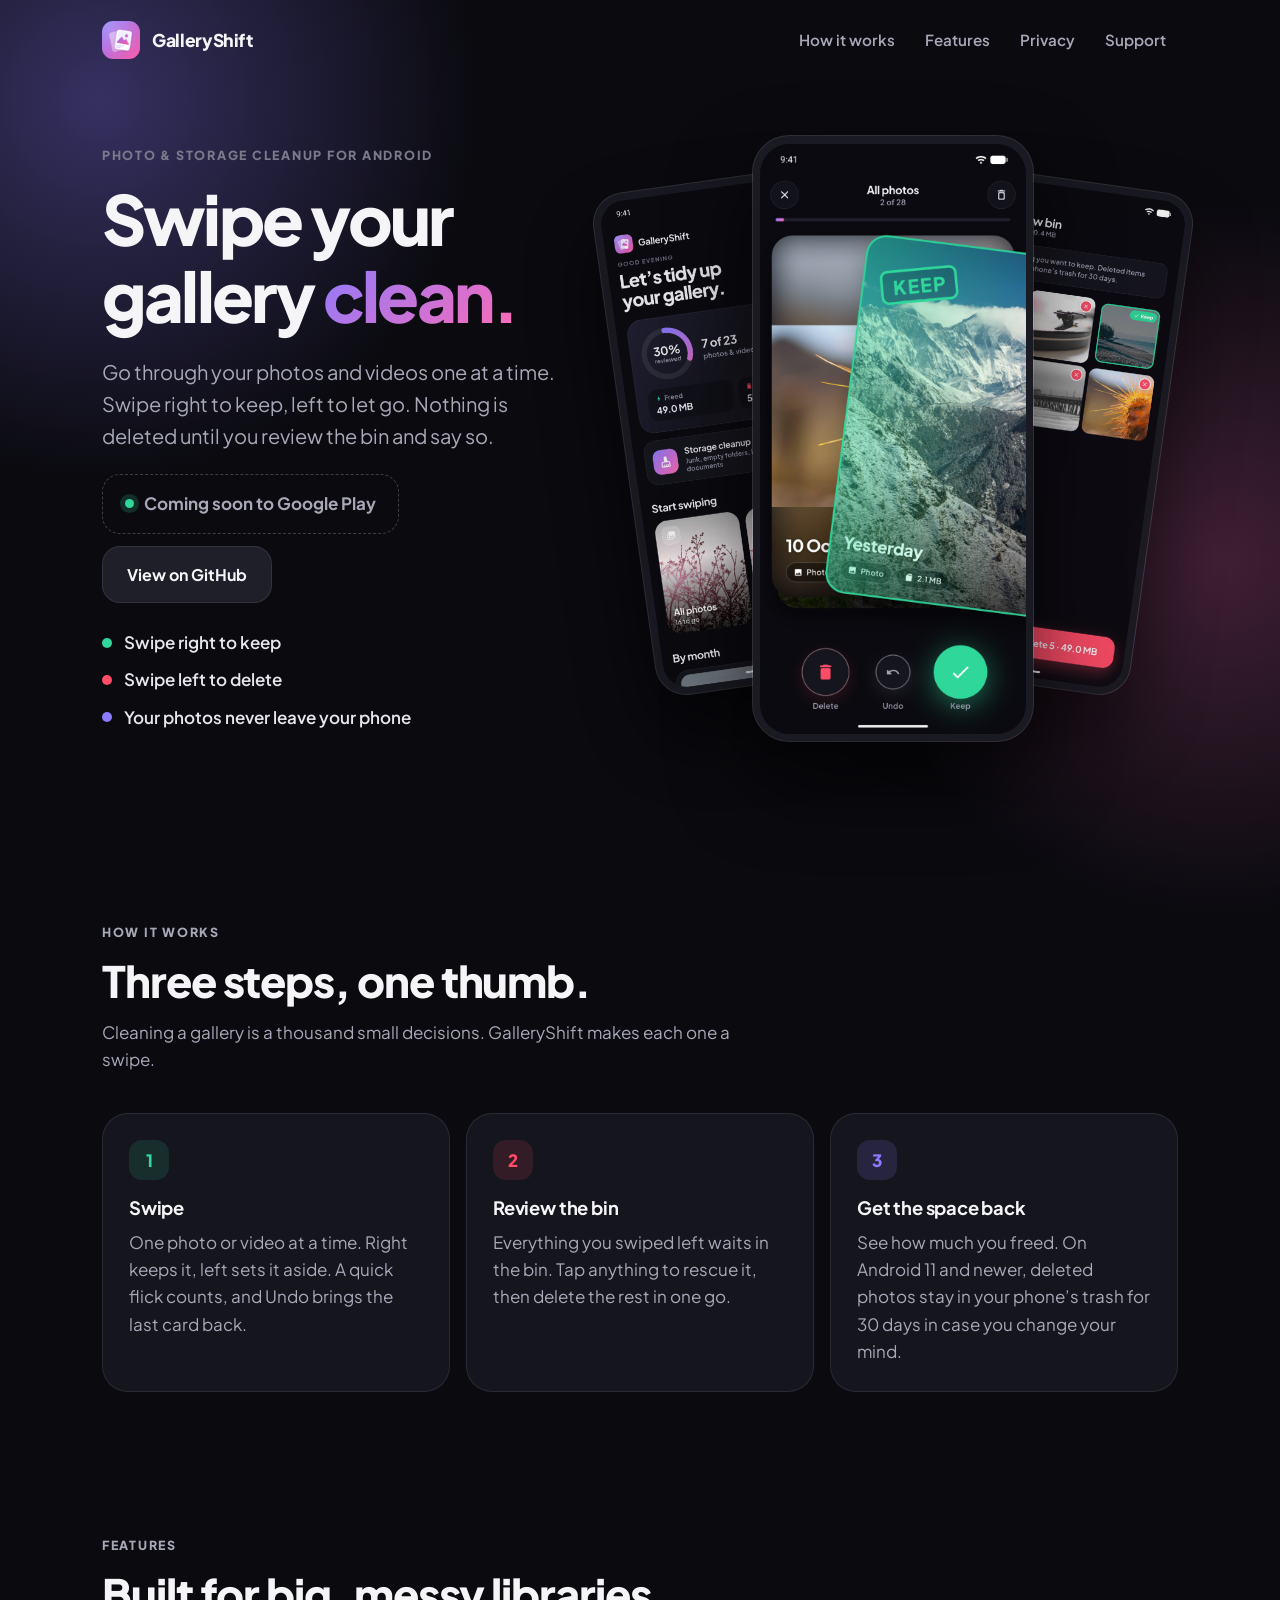
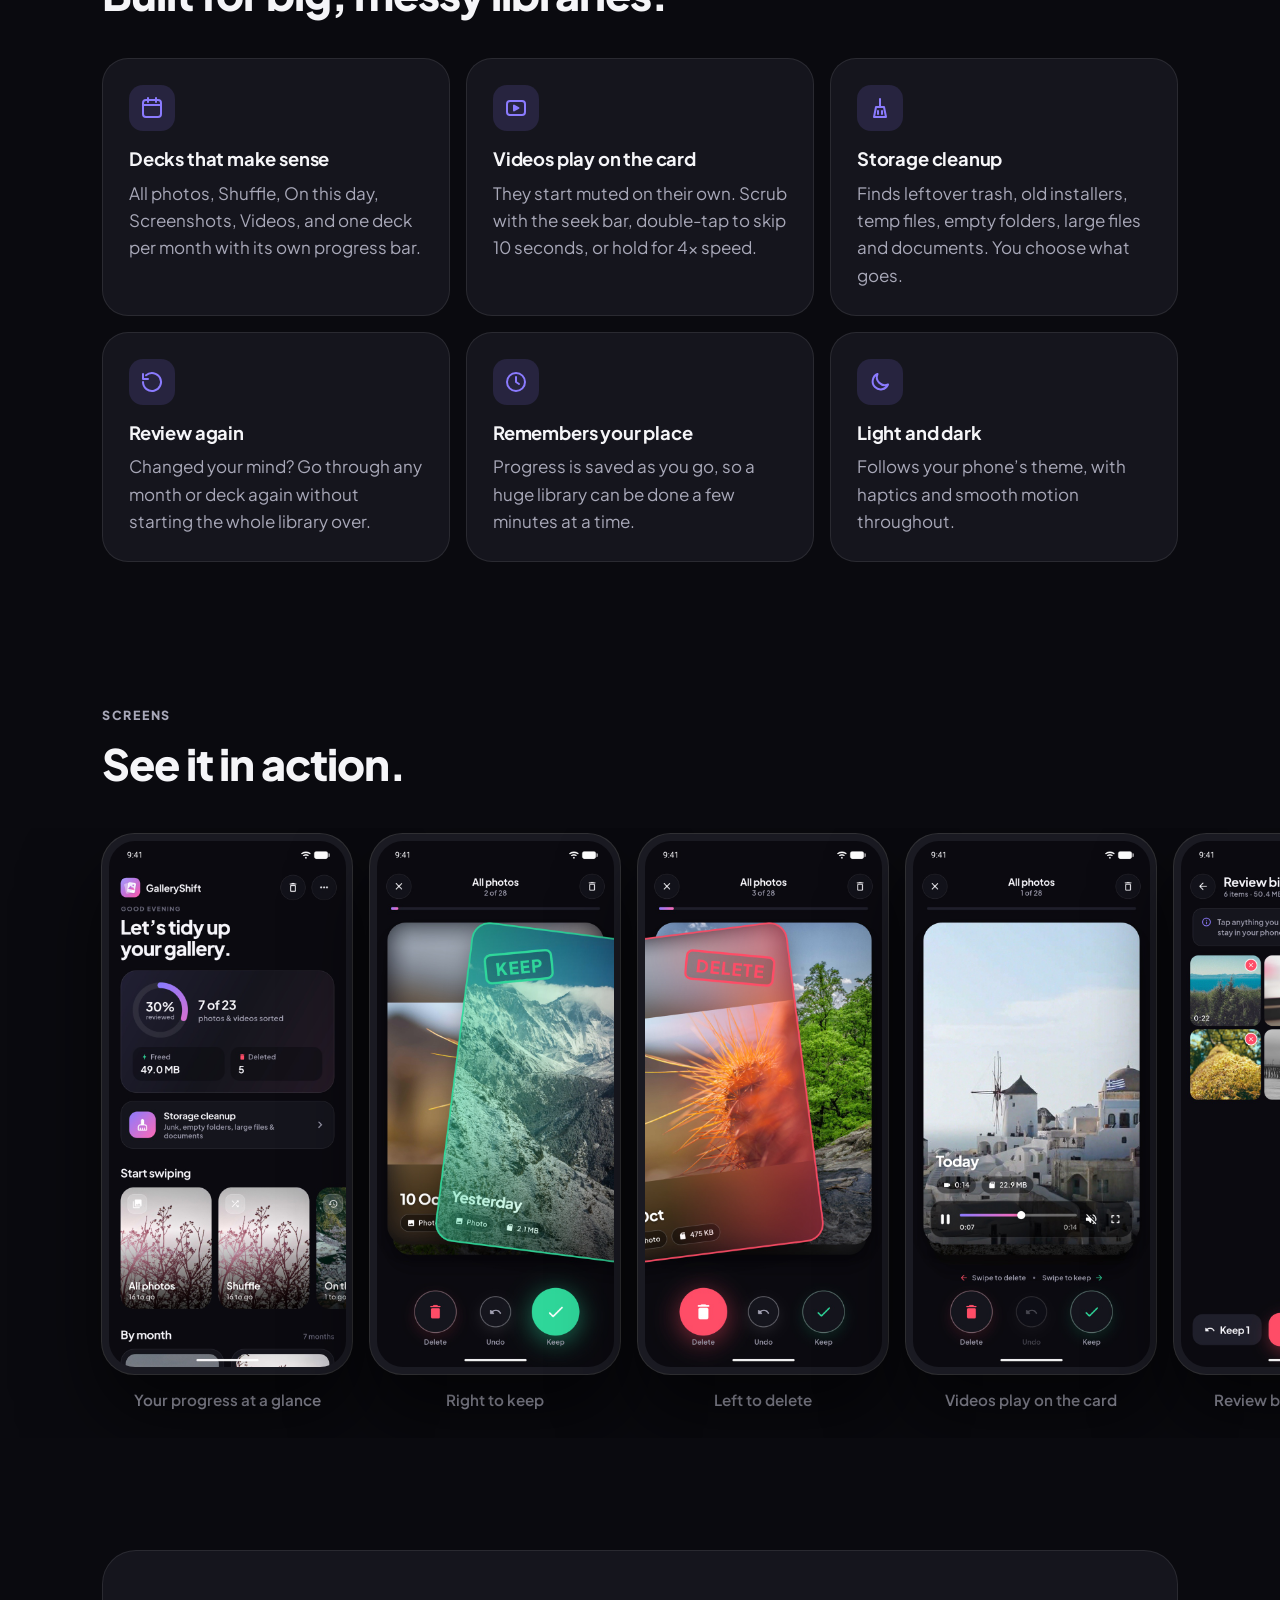
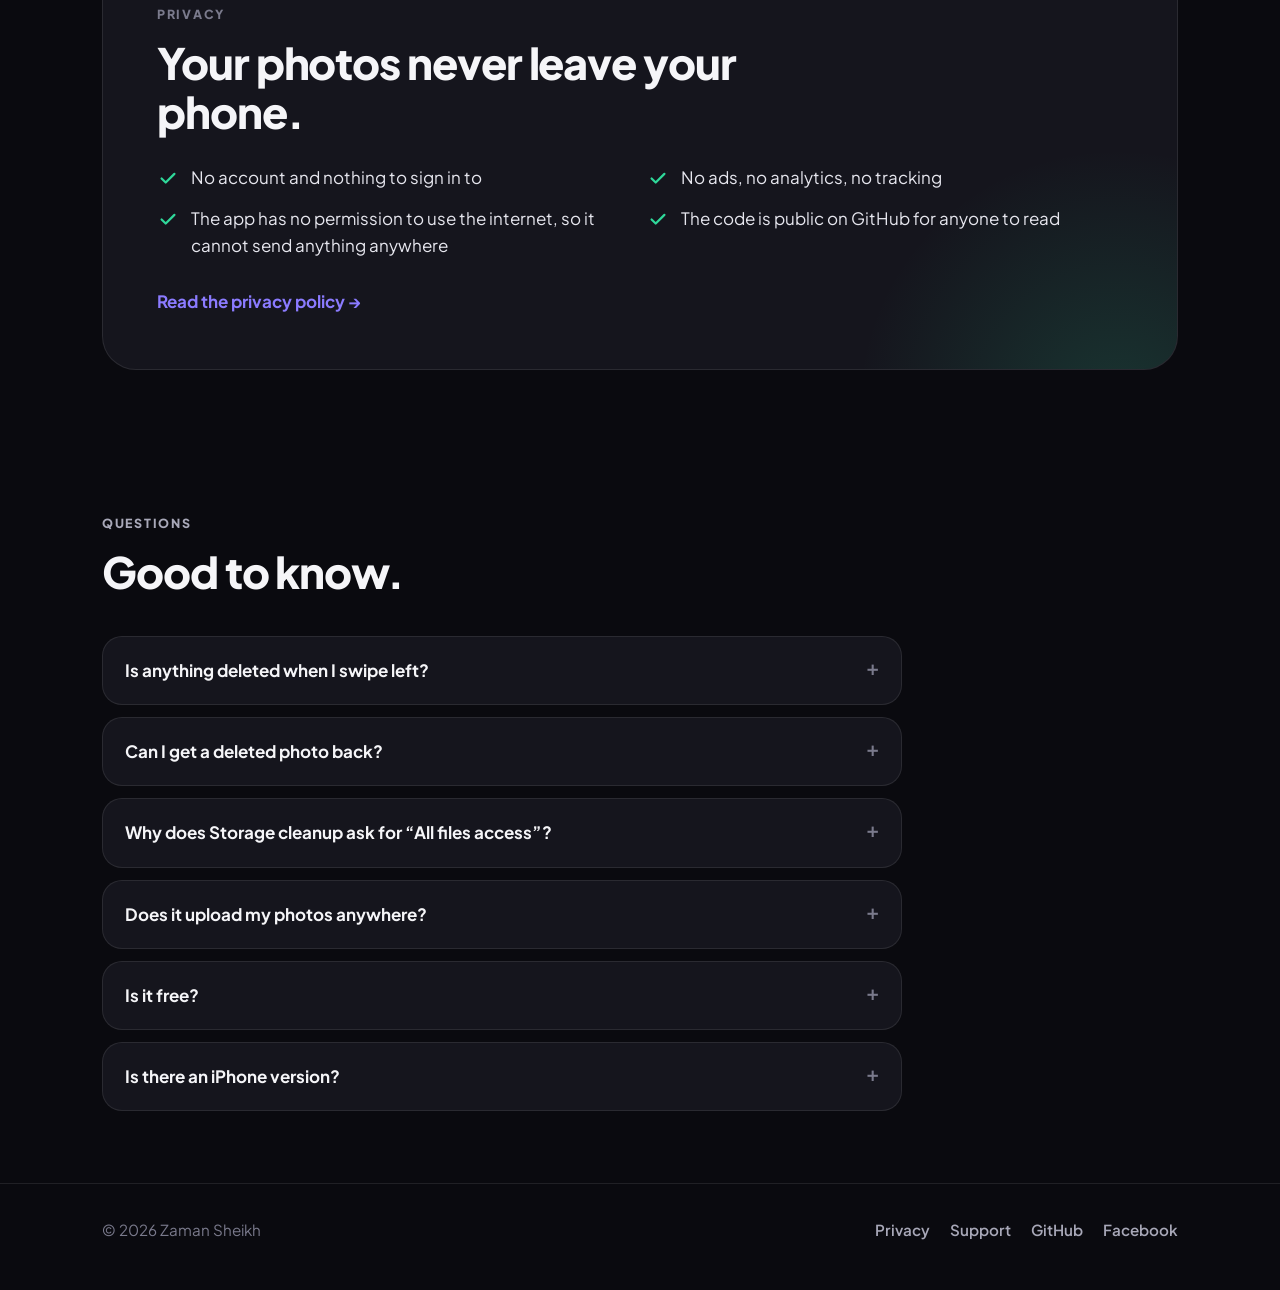
<file: docs/index.html>
<!doctype html>
<html lang="en">
<head>
<meta charset="utf-8">
<meta name="viewport" content="width=device-width, initial-scale=1">
<title>GalleryShift: swipe your gallery clean</title>
<meta name="description" content="A photo and storage cleanup app for Android. Swipe right to keep, left to delete. Nothing is removed until you review the bin, and your photos never leave your phone.">
<meta name="theme-color" content="#0a0a0f">
<link rel="canonical" href="https://zamansheikh.github.io/GalleryShift/">
<link rel="icon" href="favicon.png" type="image/png">
<link rel="apple-touch-icon" href="icon.png">
<meta property="og:type" content="website">
<meta property="og:title" content="GalleryShift: swipe your gallery clean">
<meta property="og:description" content="Swipe right to keep, left to delete. Nothing is removed until you review the bin. Your photos never leave your phone.">
<meta property="og:url" content="https://zamansheikh.github.io/GalleryShift/">
<meta property="og:image" content="https://zamansheikh.github.io/GalleryShift/showcase.jpg">
<meta name="twitter:card" content="summary_large_image">
<link rel="preload" href="fonts/PlusJakartaSans.ttf" as="font" type="font/ttf" crossorigin>
<link rel="stylesheet" href="site.css">
</head>
<body>

<header class="site-header">
  <div class="wrap">
    <a class="brand" href="./"><img src="icon.png" alt="" width="38" height="38">GalleryShift</a>
    <nav class="nav" aria-label="Main">
      <a class="optional" href="#how">How it works</a>
      <a class="optional" href="#features">Features</a>
      <a href="privacy/">Privacy</a>
      <a href="support/">Support</a>
    </nav>
  </div>
</header>

<main>
<section class="hero">
  <div class="wrap">
    <div class="hero-copy">
      <p class="eyebrow">Photo &amp; storage cleanup for Android</p>
      <h1>Swipe your gallery <span class="grad">clean.</span></h1>
      <p class="lead">Go through your photos and videos one at a time. Swipe right to keep, left to let go. Nothing is deleted until you review the bin and say so.</p>
      <div class="cta">
        <!-- When the app is live on Google Play, replace the "soon" span with:
             <a class="btn btn-primary" href="https://play.google.com/store/apps/details?id=com.silifton.galleryshift">Get it on Google Play</a> -->
        <span class="soon"><i></i>Coming soon to Google Play</span>
        <a class="btn btn-quiet" href="https://github.com/zamansheikh/GalleryShift">View on GitHub</a>
      </div>
      <ul class="ticks">
        <li><i style="background:var(--keep)"></i>Swipe right to keep</li>
        <li><i style="background:var(--delete)"></i>Swipe left to delete</li>
        <li><i style="background:var(--accent)"></i>Your photos never leave your phone</li>
      </ul>
    </div>
    <div class="stage" aria-hidden="true">
      <div class="phone side left"><img src="screenshots/home.jpg" alt="" width="720" height="1600"></div>
      <div class="phone side right"><img src="screenshots/review-bin.jpg" alt="" width="720" height="1600"></div>
      <div class="phone"><img src="screenshots/swipe-keep.jpg" alt="" width="720" height="1600"></div>
    </div>
  </div>
</section>

<section id="how">
  <div class="wrap">
    <div class="section-head">
      <p class="eyebrow">How it works</p>
      <h2>Three steps, one thumb.</h2>
      <p>Cleaning a gallery is a thousand small decisions. GalleryShift makes each one a swipe.</p>
    </div>
    <div class="steps">
      <div class="step keep">
        <h3>Swipe</h3>
        <p>One photo or video at a time. Right keeps it, left sets it aside. A quick flick counts, and Undo brings the last card back.</p>
      </div>
      <div class="step del">
        <h3>Review the bin</h3>
        <p>Everything you swiped left waits in the bin. Tap anything to rescue it, then delete the rest in one go.</p>
      </div>
      <div class="step free">
        <h3>Get the space back</h3>
        <p>See how much you freed. On Android 11 and newer, deleted photos stay in your phone’s trash for 30 days in case you change your mind.</p>
      </div>
    </div>
  </div>
</section>

<section id="features">
  <div class="wrap">
    <div class="section-head">
      <p class="eyebrow">Features</p>
      <h2>Built for big, messy libraries.</h2>
    </div>
    <div class="features">
      <div class="feature">
        <div class="icon"><svg viewBox="0 0 24 24" fill="none" stroke="currentColor" stroke-width="2" stroke-linecap="round" stroke-linejoin="round" aria-hidden="true"><rect x="3" y="4" width="18" height="17" rx="3"/><path d="M3 9h18M8 2v4M16 2v4"/></svg></div>
        <h3>Decks that make sense</h3>
        <p>All photos, Shuffle, On this day, Screenshots, Videos, and one deck per month with its own progress bar.</p>
      </div>
      <div class="feature">
        <div class="icon"><svg viewBox="0 0 24 24" fill="none" stroke="currentColor" stroke-width="2" stroke-linecap="round" stroke-linejoin="round" aria-hidden="true"><rect x="3" y="5" width="18" height="14" rx="3"/><path d="M10 9.5v5l4.5-2.5z" fill="currentColor"/></svg></div>
        <h3>Videos play on the card</h3>
        <p>They start muted on their own. Scrub with the seek bar, double-tap to skip 10 seconds, or hold for 4× speed.</p>
      </div>
      <div class="feature">
        <div class="icon"><svg viewBox="0 0 24 24" fill="none" stroke="currentColor" stroke-width="2" stroke-linecap="round" stroke-linejoin="round" aria-hidden="true"><path d="M12 3v8M8 11h8l2 10H6z"/><path d="M10 15v3M14 15v3"/></svg></div>
        <h3>Storage cleanup</h3>
        <p>Finds leftover trash, old installers, temp files, empty folders, large files and documents. You choose what goes.</p>
      </div>
      <div class="feature">
        <div class="icon"><svg viewBox="0 0 24 24" fill="none" stroke="currentColor" stroke-width="2" stroke-linecap="round" stroke-linejoin="round" aria-hidden="true"><path d="M3 12a9 9 0 1 0 3-6.7"/><path d="M3 4v5h5"/></svg></div>
        <h3>Review again</h3>
        <p>Changed your mind? Go through any month or deck again without starting the whole library over.</p>
      </div>
      <div class="feature">
        <div class="icon"><svg viewBox="0 0 24 24" fill="none" stroke="currentColor" stroke-width="2" stroke-linecap="round" stroke-linejoin="round" aria-hidden="true"><circle cx="12" cy="12" r="9"/><path d="M12 7v5l3 2"/></svg></div>
        <h3>Remembers your place</h3>
        <p>Progress is saved as you go, so a huge library can be done a few minutes at a time.</p>
      </div>
      <div class="feature">
        <div class="icon"><svg viewBox="0 0 24 24" fill="none" stroke="currentColor" stroke-width="2" stroke-linecap="round" stroke-linejoin="round" aria-hidden="true"><path d="M20 14.5A8 8 0 0 1 9.5 4 8 8 0 1 0 20 14.5z"/></svg></div>
        <h3>Light and dark</h3>
        <p>Follows your phone’s theme, with haptics and smooth motion throughout.</p>
      </div>
    </div>
  </div>
</section>

<section id="screens" style="padding-bottom:40px">
  <div class="wrap">
    <div class="section-head">
      <p class="eyebrow">Screens</p>
      <h2>See it in action.</h2>
    </div>
  </div>
  <div class="shots" tabindex="0" role="region" aria-label="Screenshots, scroll sideways">
    <figure><div class="phone"><img src="screenshots/home.jpg" alt="Home screen showing 30% of the library reviewed, 49 MB freed and decks to swipe" width="720" height="1600" loading="lazy"></div><figcaption>Your progress at a glance</figcaption></figure>
    <figure><div class="phone"><img src="screenshots/swipe-keep.jpg" alt="A mountain photo being swiped right with a green KEEP stamp" width="720" height="1600" loading="lazy"></div><figcaption>Right to keep</figcaption></figure>
    <figure><div class="phone"><img src="screenshots/swipe-delete.jpg" alt="A photo being swiped left with a red DELETE stamp" width="720" height="1600" loading="lazy"></div><figcaption>Left to delete</figcaption></figure>
    <figure><div class="phone"><img src="screenshots/video-card.jpg" alt="A video playing on a swipe card with a seek bar, mute and full screen buttons" width="720" height="1600" loading="lazy"></div><figcaption>Videos play on the card</figcaption></figure>
    <figure><div class="phone"><img src="screenshots/review-bin.jpg" alt="The review bin with six items, one marked to keep, and a Delete 5 button" width="720" height="1600" loading="lazy"></div><figcaption>Review before deleting</figcaption></figure>
    <figure><div class="phone"><img src="screenshots/storage-cleanup.jpg" alt="Storage cleanup showing 245 MB ready to free across junk files, empty folders, large files and documents" width="720" height="1600" loading="lazy"></div><figcaption>Storage cleanup</figcaption></figure>
    <figure><div class="phone"><img src="screenshots/months.jpg" alt="A grid of month decks, each with a cover photo and progress" width="720" height="1600" loading="lazy"></div><figcaption>One month at a time</figcaption></figure>
    <figure><div class="phone"><img src="screenshots/home-light.jpg" alt="The home screen in light mode" width="720" height="1600" loading="lazy"></div><figcaption>Light mode</figcaption></figure>
  </div>
</section>

<section id="privacy">
  <div class="wrap">
    <div class="band">
      <p class="eyebrow">Privacy</p>
      <h2 style="margin-top:14px">Your photos never leave your phone.</h2>
      <ul class="facts">
        <li><svg viewBox="0 0 24 24" fill="none" stroke="currentColor" stroke-width="2.4" stroke-linecap="round" stroke-linejoin="round" aria-hidden="true"><path d="M5 12.5l4.5 4.5L19 7.5"/></svg><span>No account and nothing to sign in to</span></li>
        <li><svg viewBox="0 0 24 24" fill="none" stroke="currentColor" stroke-width="2.4" stroke-linecap="round" stroke-linejoin="round" aria-hidden="true"><path d="M5 12.5l4.5 4.5L19 7.5"/></svg><span>No ads, no analytics, no tracking</span></li>
        <li><svg viewBox="0 0 24 24" fill="none" stroke="currentColor" stroke-width="2.4" stroke-linecap="round" stroke-linejoin="round" aria-hidden="true"><path d="M5 12.5l4.5 4.5L19 7.5"/></svg><span>The app has no permission to use the internet, so it cannot send anything anywhere</span></li>
        <li><svg viewBox="0 0 24 24" fill="none" stroke="currentColor" stroke-width="2.4" stroke-linecap="round" stroke-linejoin="round" aria-hidden="true"><path d="M5 12.5l4.5 4.5L19 7.5"/></svg><span>The code is public on GitHub for anyone to read</span></li>
      </ul>
      <p class="more"><a class="text-link" href="privacy/">Read the privacy policy →</a></p>
    </div>
  </div>
</section>

<section id="faq">
  <div class="wrap">
    <div class="section-head">
      <p class="eyebrow">Questions</p>
      <h2>Good to know.</h2>
    </div>
    <div class="faq">
      <details>
        <summary>Is anything deleted when I swipe left?</summary>
        <p>No. Swiping left only moves the photo to the review bin inside the app. Nothing is removed from your phone until you open the bin and tap Delete, and Android asks you to confirm.</p>
      </details>
      <details>
        <summary>Can I get a deleted photo back?</summary>
        <p>On Android 11 and newer, yes, for 30 days: deleted photos go to your phone’s trash, which you can open from your gallery or Files app. Android 10 and older have no trash, so the app tells you the delete is permanent and asks first. Files removed in Storage cleanup are always deleted permanently.</p>
      </details>
      <details>
        <summary>Why does Storage cleanup ask for “All files access”?</summary>
        <p>Leftover trash, old installers, half-finished downloads and empty folders are not part of your photo library, and Android only lets an app find them with this access. It is optional: swiping photos works without it. The app never looks inside other apps’ private folders, and you can turn the access off again in Android Settings.</p>
      </details>
      <details>
        <summary>Does it upload my photos anywhere?</summary>
        <p>No. Everything happens on your phone. The app does not even have permission to use the internet.</p>
      </details>
      <details>
        <summary>Is it free?</summary>
        <p>Yes. There are no ads and no in-app purchases.</p>
      </details>
      <details>
        <summary>Is there an iPhone version?</summary>
        <p>GalleryShift is available for Android only at the moment.</p>
      </details>
    </div>
  </div>
</section>
</main>

<footer class="site-footer">
  <div class="wrap">
    <span>© 2026 Zaman Sheikh</span>
    <nav aria-label="Footer">
      <a href="privacy/">Privacy</a>
      <a href="support/">Support</a>
      <a href="https://github.com/zamansheikh/GalleryShift">GitHub</a>
      <a href="https://fb.com/zamansheikh.404">Facebook</a>
    </nav>
  </div>
</footer>

</body>
</html>
</file>
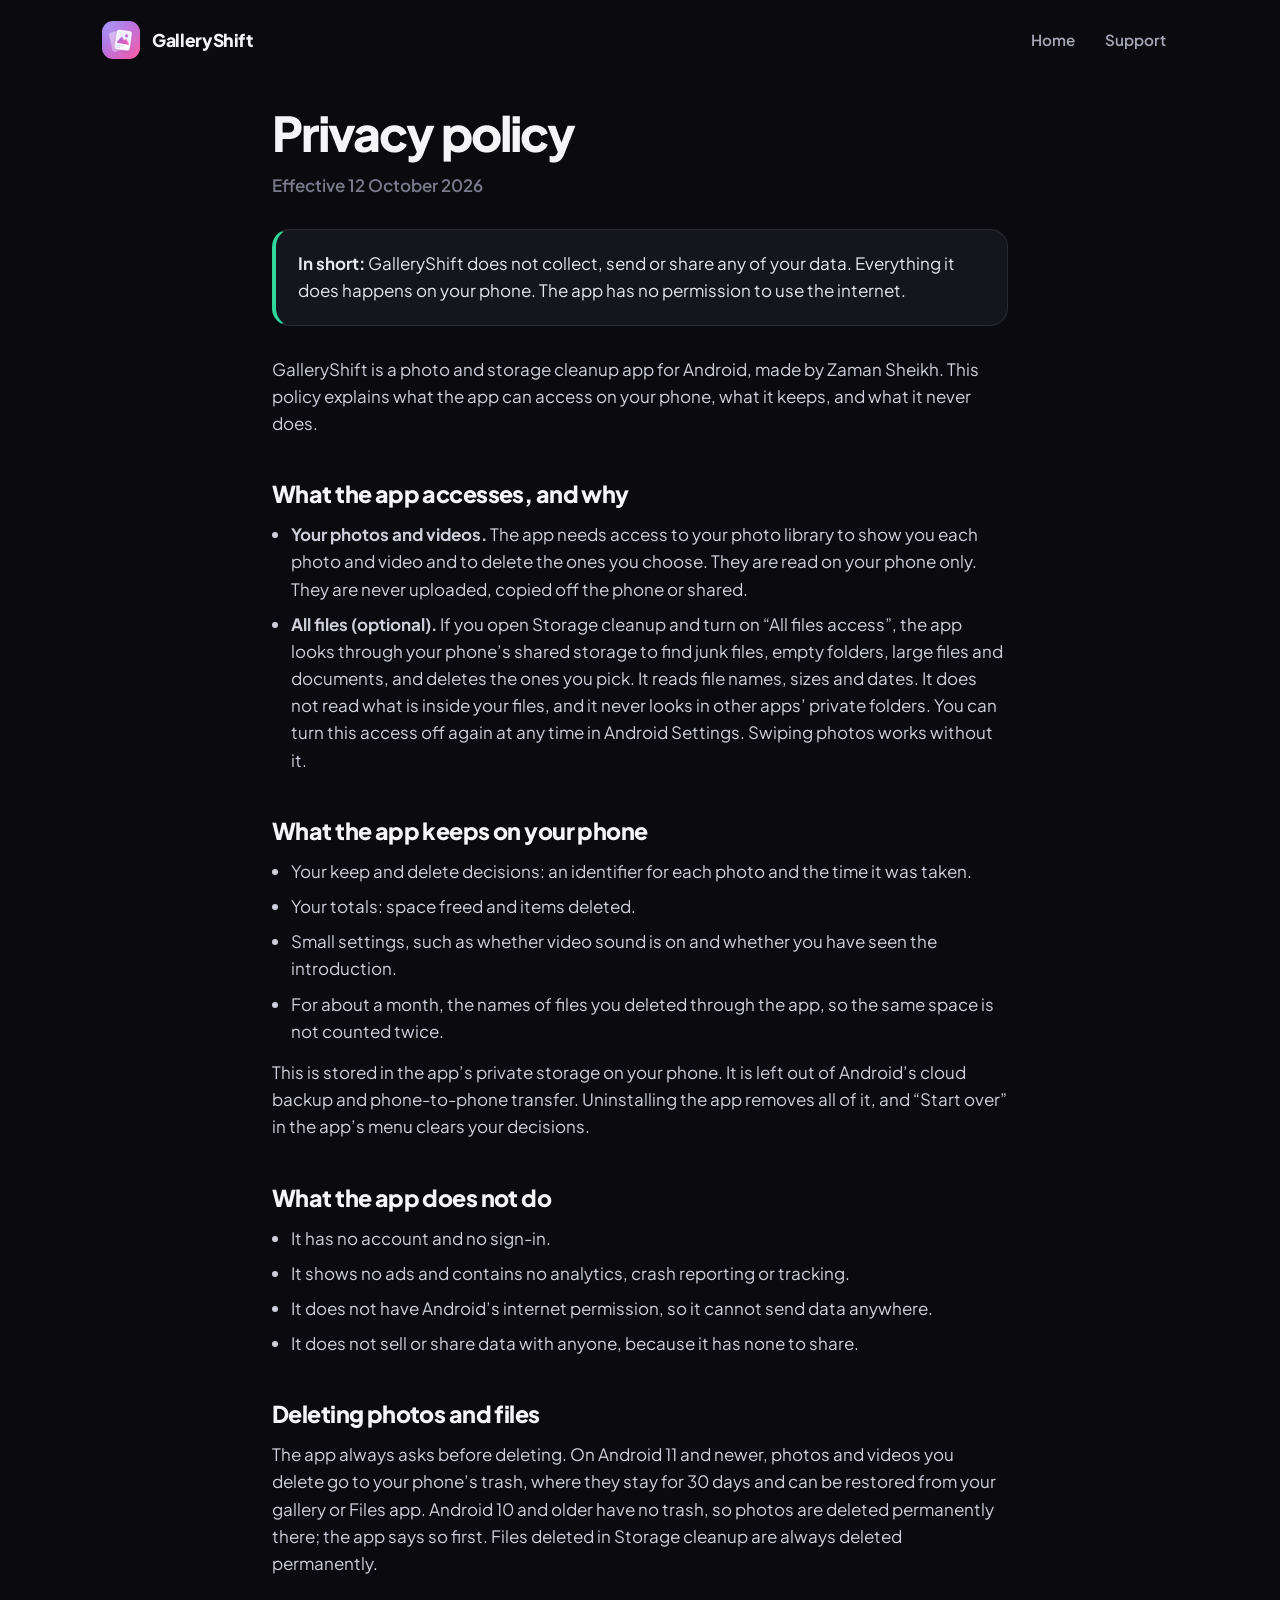
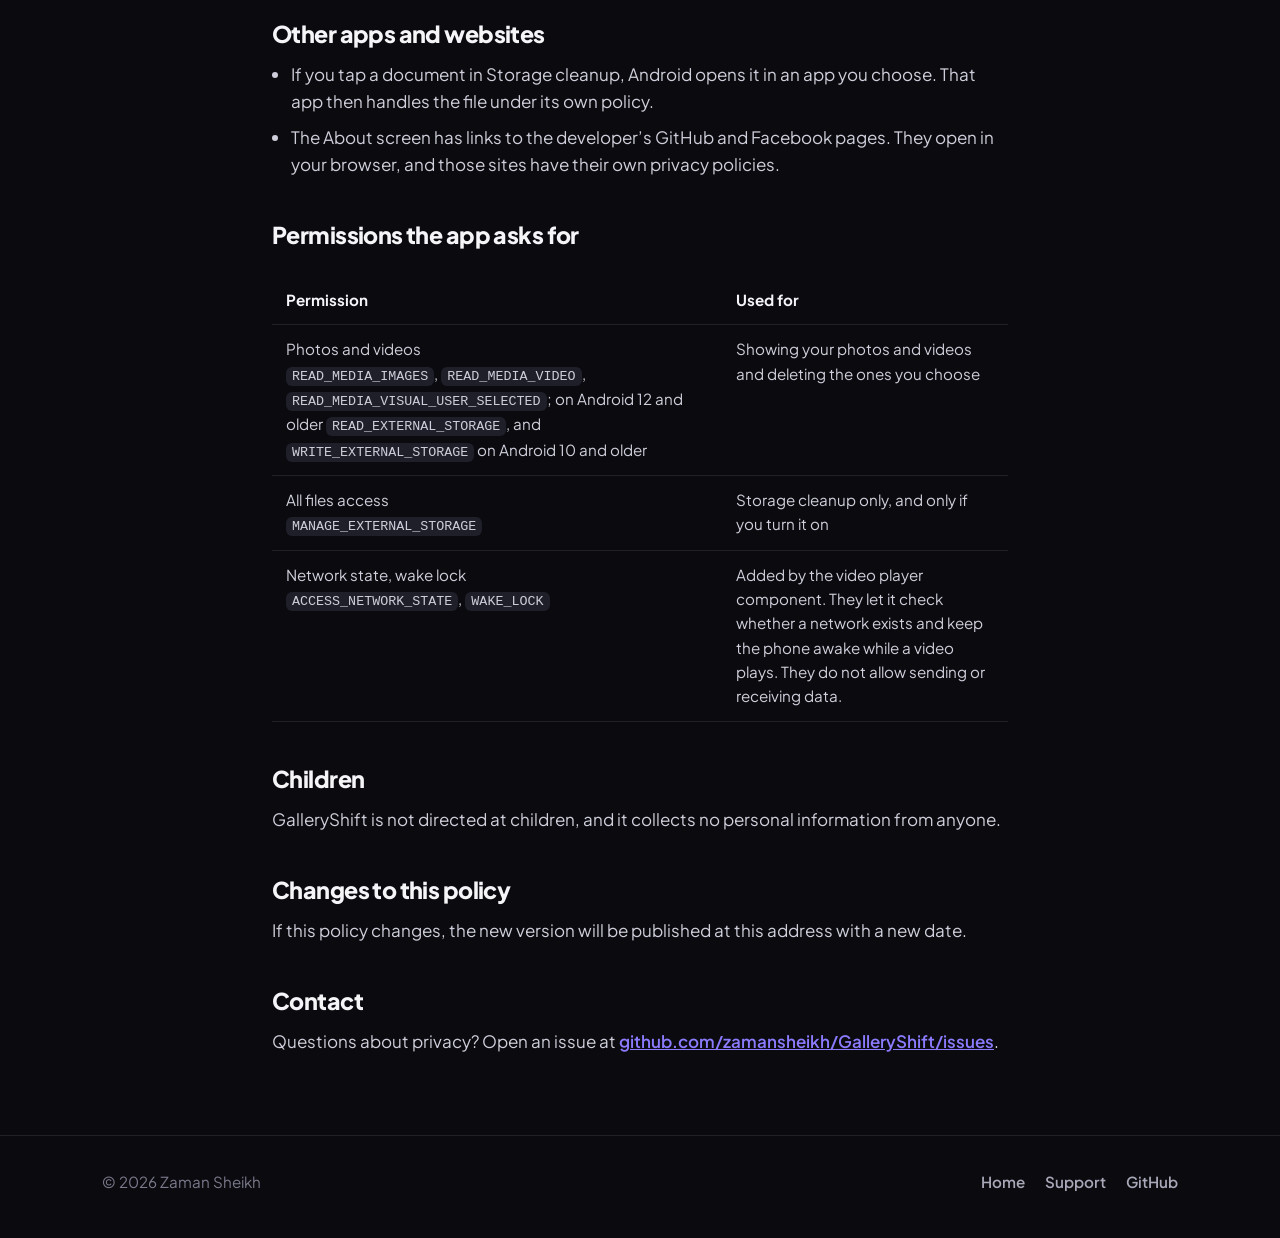
<file: docs/privacy/index.html>
<!doctype html>
<html lang="en">
<head>
<meta charset="utf-8">
<meta name="viewport" content="width=device-width, initial-scale=1">
<title>Privacy policy · GalleryShift</title>
<meta name="description" content="GalleryShift does not collect, send or share any of your data. Everything happens on your phone.">
<meta name="theme-color" content="#0a0a0f">
<link rel="canonical" href="https://zamansheikh.github.io/GalleryShift/privacy/">
<link rel="icon" href="../favicon.png" type="image/png">
<link rel="stylesheet" href="../site.css">
</head>
<body>

<header class="site-header">
  <div class="wrap">
    <a class="brand" href="../"><img src="../icon.png" alt="" width="38" height="38">GalleryShift</a>
    <nav class="nav" aria-label="Main">
      <a href="../">Home</a>
      <a href="../support/">Support</a>
    </nav>
  </div>
</header>

<!-- The same text is kept in store/play/privacy-policy.md. Change both together. -->
<main class="doc">
  <div class="wrap">
    <h1>Privacy policy</h1>
    <p class="updated">Effective 12 October 2026</p>

    <p class="summary"><strong>In short:</strong> GalleryShift does not collect, send or share any of your data. Everything it does happens on your phone. The app has no permission to use the internet.</p>

    <p>GalleryShift is a photo and storage cleanup app for Android, made by Zaman Sheikh. This policy explains what the app can access on your phone, what it keeps, and what it never does.</p>

    <h2>What the app accesses, and why</h2>
    <ul>
      <li><strong>Your photos and videos.</strong> The app needs access to your photo library to show you each photo and video and to delete the ones you choose. They are read on your phone only. They are never uploaded, copied off the phone or shared.</li>
      <li><strong>All files (optional).</strong> If you open Storage cleanup and turn on “All files access”, the app looks through your phone’s shared storage to find junk files, empty folders, large files and documents, and deletes the ones you pick. It reads file names, sizes and dates. It does not read what is inside your files, and it never looks in other apps’ private folders. You can turn this access off again at any time in Android Settings. Swiping photos works without it.</li>
    </ul>

    <h2>What the app keeps on your phone</h2>
    <ul>
      <li>Your keep and delete decisions: an identifier for each photo and the time it was taken.</li>
      <li>Your totals: space freed and items deleted.</li>
      <li>Small settings, such as whether video sound is on and whether you have seen the introduction.</li>
      <li>For about a month, the names of files you deleted through the app, so the same space is not counted twice.</li>
    </ul>
    <p>This is stored in the app’s private storage on your phone. It is left out of Android’s cloud backup and phone-to-phone transfer. Uninstalling the app removes all of it, and “Start over” in the app’s menu clears your decisions.</p>

    <h2>What the app does not do</h2>
    <ul>
      <li>It has no account and no sign-in.</li>
      <li>It shows no ads and contains no analytics, crash reporting or tracking.</li>
      <li>It does not have Android’s internet permission, so it cannot send data anywhere.</li>
      <li>It does not sell or share data with anyone, because it has none to share.</li>
    </ul>

    <h2>Deleting photos and files</h2>
    <p>The app always asks before deleting. On Android 11 and newer, photos and videos you delete go to your phone’s trash, where they stay for 30 days and can be restored from your gallery or Files app. Android 10 and older have no trash, so photos are deleted permanently there; the app says so first. Files deleted in Storage cleanup are always deleted permanently.</p>

    <h2>Other apps and websites</h2>
    <ul>
      <li>If you tap a document in Storage cleanup, Android opens it in an app you choose. That app then handles the file under its own policy.</li>
      <li>The About screen has links to the developer’s GitHub and Facebook pages. They open in your browser, and those sites have their own privacy policies.</li>
    </ul>

    <h2>Permissions the app asks for</h2>
    <div class="table-scroll">
    <table>
      <thead><tr><th>Permission</th><th>Used for</th></tr></thead>
      <tbody>
        <tr><td>Photos and videos<br><code>READ_MEDIA_IMAGES</code>, <code>READ_MEDIA_VIDEO</code>, <code>READ_MEDIA_VISUAL_USER_SELECTED</code>; on Android 12 and older <code>READ_EXTERNAL_STORAGE</code>, and <code>WRITE_EXTERNAL_STORAGE</code> on Android 10 and older</td><td>Showing your photos and videos and deleting the ones you choose</td></tr>
        <tr><td>All files access<br><code>MANAGE_EXTERNAL_STORAGE</code></td><td>Storage cleanup only, and only if you turn it on</td></tr>
        <tr><td>Network state, wake lock<br><code>ACCESS_NETWORK_STATE</code>, <code>WAKE_LOCK</code></td><td>Added by the video player component. They let it check whether a network exists and keep the phone awake while a video plays. They do not allow sending or receiving data.</td></tr>
      </tbody>
    </table>
    </div>

    <h2>Children</h2>
    <p>GalleryShift is not directed at children, and it collects no personal information from anyone.</p>

    <h2>Changes to this policy</h2>
    <p>If this policy changes, the new version will be published at this address with a new date.</p>

    <h2>Contact</h2>
    <p>Questions about privacy? Open an issue at <a href="https://github.com/zamansheikh/GalleryShift/issues">github.com/zamansheikh/GalleryShift/issues</a>.</p>
  </div>
</main>

<footer class="site-footer">
  <div class="wrap">
    <span>© 2026 Zaman Sheikh</span>
    <nav aria-label="Footer">
      <a href="../">Home</a>
      <a href="../support/">Support</a>
      <a href="https://github.com/zamansheikh/GalleryShift">GitHub</a>
    </nav>
  </div>
</footer>

</body>
</html>
</file>
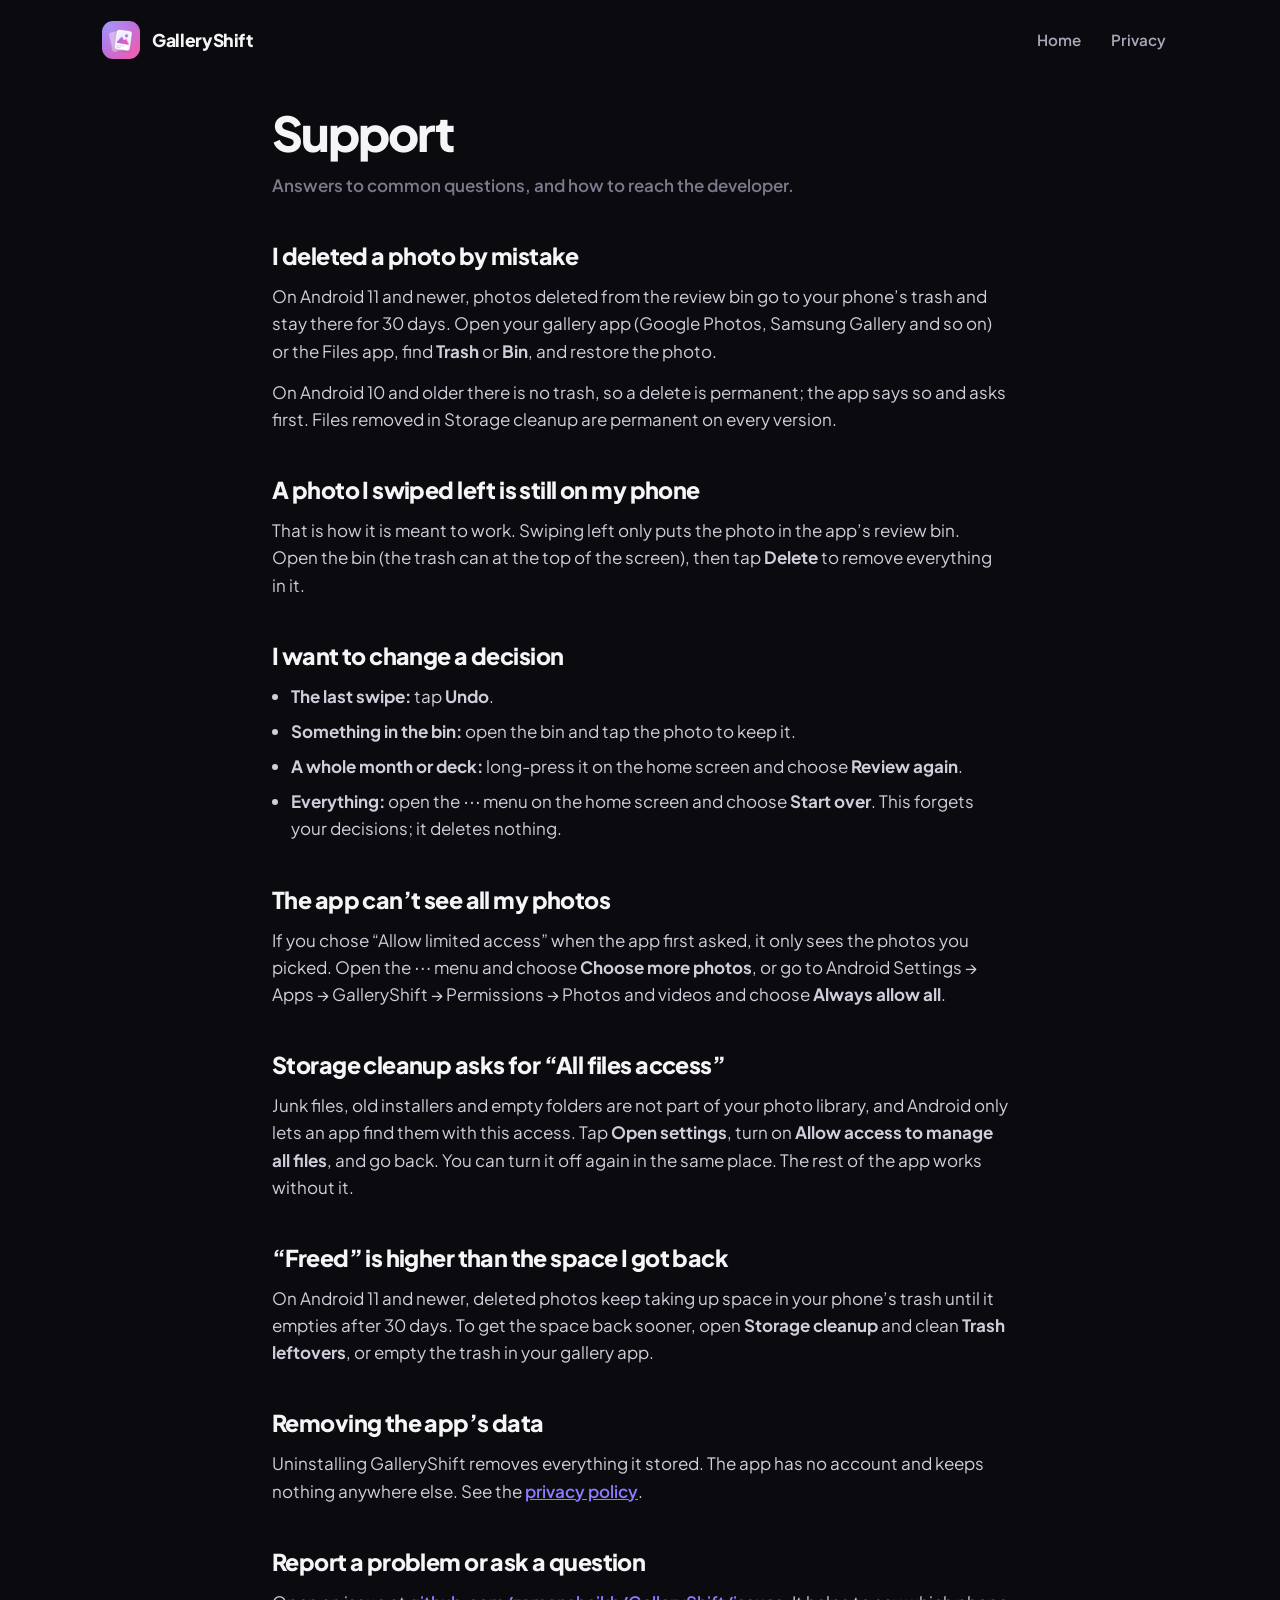
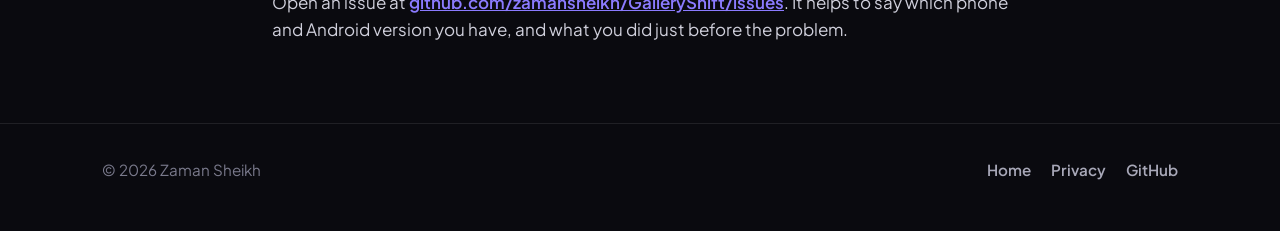
<file: docs/support/index.html>
<!doctype html>
<html lang="en">
<head>
<meta charset="utf-8">
<meta name="viewport" content="width=device-width, initial-scale=1">
<title>Support · GalleryShift</title>
<meta name="description" content="Help with GalleryShift: recovering deleted photos, permissions, and how to report a problem.">
<meta name="theme-color" content="#0a0a0f">
<link rel="canonical" href="https://zamansheikh.github.io/GalleryShift/support/">
<link rel="icon" href="../favicon.png" type="image/png">
<link rel="stylesheet" href="../site.css">
</head>
<body>

<header class="site-header">
  <div class="wrap">
    <a class="brand" href="../"><img src="../icon.png" alt="" width="38" height="38">GalleryShift</a>
    <nav class="nav" aria-label="Main">
      <a href="../">Home</a>
      <a href="../privacy/">Privacy</a>
    </nav>
  </div>
</header>

<main class="doc">
  <div class="wrap">
    <h1>Support</h1>
    <p class="updated">Answers to common questions, and how to reach the developer.</p>

    <h2>I deleted a photo by mistake</h2>
    <p>On Android 11 and newer, photos deleted from the review bin go to your phone’s trash and stay there for 30 days. Open your gallery app (Google Photos, Samsung Gallery and so on) or the Files app, find <strong>Trash</strong> or <strong>Bin</strong>, and restore the photo.</p>
    <p>On Android 10 and older there is no trash, so a delete is permanent; the app says so and asks first. Files removed in Storage cleanup are permanent on every version.</p>

    <h2>A photo I swiped left is still on my phone</h2>
    <p>That is how it is meant to work. Swiping left only puts the photo in the app’s review bin. Open the bin (the trash can at the top of the screen), then tap <strong>Delete</strong> to remove everything in it.</p>

    <h2>I want to change a decision</h2>
    <ul>
      <li><strong>The last swipe:</strong> tap <strong>Undo</strong>.</li>
      <li><strong>Something in the bin:</strong> open the bin and tap the photo to keep it.</li>
      <li><strong>A whole month or deck:</strong> long-press it on the home screen and choose <strong>Review again</strong>.</li>
      <li><strong>Everything:</strong> open the ⋯ menu on the home screen and choose <strong>Start over</strong>. This forgets your decisions; it deletes nothing.</li>
    </ul>

    <h2>The app can’t see all my photos</h2>
    <p>If you chose “Allow limited access” when the app first asked, it only sees the photos you picked. Open the ⋯ menu and choose <strong>Choose more photos</strong>, or go to Android Settings → Apps → GalleryShift → Permissions → Photos and videos and choose <strong>Always allow all</strong>.</p>

    <h2>Storage cleanup asks for “All files access”</h2>
    <p>Junk files, old installers and empty folders are not part of your photo library, and Android only lets an app find them with this access. Tap <strong>Open settings</strong>, turn on <strong>Allow access to manage all files</strong>, and go back. You can turn it off again in the same place. The rest of the app works without it.</p>

    <h2>“Freed” is higher than the space I got back</h2>
    <p>On Android 11 and newer, deleted photos keep taking up space in your phone’s trash until it empties after 30 days. To get the space back sooner, open <strong>Storage cleanup</strong> and clean <strong>Trash leftovers</strong>, or empty the trash in your gallery app.</p>

    <h2>Removing the app’s data</h2>
    <p>Uninstalling GalleryShift removes everything it stored. The app has no account and keeps nothing anywhere else. See the <a href="../privacy/">privacy policy</a>.</p>

    <h2>Report a problem or ask a question</h2>
    <p>Open an issue at <a href="https://github.com/zamansheikh/GalleryShift/issues">github.com/zamansheikh/GalleryShift/issues</a>. It helps to say which phone and Android version you have, and what you did just before the problem.</p>
  </div>
</main>

<footer class="site-footer">
  <div class="wrap">
    <span>© 2026 Zaman Sheikh</span>
    <nav aria-label="Footer">
      <a href="../">Home</a>
      <a href="../privacy/">Privacy</a>
      <a href="https://github.com/zamansheikh/GalleryShift">GitHub</a>
    </nav>
  </div>
</footer>

</body>
</html>
</file>
<file: docs/site.css>
/* GalleryShift site. Plain CSS, no build step. Colours match the app. */
@font-face {
  font-family: "Jakarta";
  src: url("fonts/PlusJakartaSans.ttf") format("truetype");
  font-weight: 200 800;
  font-display: swap;
}

:root {
  --bg: #0a0a0f;
  --surface: #15151d;
  --surface-high: #1f1f2a;
  --stroke: rgba(255, 255, 255, 0.09);
  --text: #f5f5f8;
  --dim: #a8a8b8;
  --faint: #7a7a8c;
  --keep: #2fd89a;
  --delete: #ff4d67;
  --accent: #8b7bff;
  --accent-alt: #ff6bb5;
  --gradient: linear-gradient(135deg, var(--accent), var(--accent-alt));
  --wrap: 1120px;
}

* { box-sizing: border-box; }

html { scroll-behavior: smooth; -webkit-text-size-adjust: 100%; }

body {
  margin: 0;
  background: var(--bg);
  color: var(--text);
  font-family: "Jakarta", system-ui, -apple-system, "Segoe UI", Roboto, sans-serif;
  font-size: 17px;
  line-height: 1.6;
  -webkit-font-smoothing: antialiased;
  overflow-x: hidden;
}

img { max-width: 100%; height: auto; display: block; }
a { color: inherit; }
a:focus-visible, button:focus-visible {
  outline: 3px solid var(--accent);
  outline-offset: 3px;
  border-radius: 8px;
}

.wrap { width: 100%; max-width: var(--wrap); margin: 0 auto; padding: 0 22px; }

h1, h2, h3 { line-height: 1.12; letter-spacing: -0.025em; margin: 0; font-weight: 800; }
h1 { font-size: clamp(2.5rem, 7vw, 4.3rem); letter-spacing: -0.04em; }
h2 { font-size: clamp(1.8rem, 4.2vw, 2.7rem); }
h3 { font-size: 1.15rem; letter-spacing: -0.01em; font-weight: 700; }
p { margin: 0; }

.eyebrow {
  font-size: 0.78rem;
  font-weight: 800;
  letter-spacing: 0.14em;
  text-transform: uppercase;
  color: var(--faint);
}
.lead { color: var(--dim); font-size: clamp(1.05rem, 2.2vw, 1.25rem); max-width: 34rem; }
.grad { background: var(--gradient); -webkit-background-clip: text; background-clip: text; color: transparent; }

/* ---------------------------------------------------------------- header */
.site-header { position: relative; z-index: 2; padding: 20px 0; }
.site-header .wrap { display: flex; align-items: center; justify-content: space-between; gap: 16px; }
.brand { display: flex; align-items: center; gap: 12px; text-decoration: none; font-weight: 800; font-size: 1.1rem; letter-spacing: -0.02em; }
.brand img { width: 38px; height: 38px; border-radius: 11px; }
.nav { display: flex; gap: 6px; flex-wrap: nowrap; justify-content: flex-end; }
.nav a { text-decoration: none; color: var(--dim); font-weight: 600; font-size: 0.95rem; padding: 8px 12px; border-radius: 10px; }
.nav a:hover { color: var(--text); background: var(--surface); }
@media (max-width: 560px) { .nav a.optional { display: none; } }
@media (max-width: 420px) {
  .nav { gap: 0; }
  .nav a { padding: 8px 9px; font-size: 0.9rem; }
  .brand { font-size: 1rem; gap: 10px; }
  .brand img { width: 34px; height: 34px; }
}

/* ------------------------------------------------------------------ hero */
.hero { position: relative; padding: 36px 0 70px; }
.hero::before, .hero::after {
  content: ""; position: absolute; border-radius: 50%; pointer-events: none; z-index: 0;
}
.hero::before { width: 760px; height: 760px; left: -280px; top: -360px; background: radial-gradient(closest-side, rgba(139, 123, 255, 0.34), transparent); }
.hero::after { width: 720px; height: 720px; right: -300px; top: 120px; background: radial-gradient(closest-side, rgba(255, 107, 181, 0.22), transparent); }
.hero .wrap { position: relative; z-index: 1; display: grid; gap: 48px; align-items: center; }
.hero-copy > * + * { margin-top: 22px; }
.hero-copy h1 { margin-top: 14px; }
@media (min-width: 920px) {
  .hero { padding: 56px 0 110px; }
  .hero .wrap { grid-template-columns: 0.9fr 1.1fr; gap: 40px; }
}

.cta { display: flex; flex-wrap: wrap; gap: 12px; align-items: center; }
.btn {
  display: inline-flex; align-items: center; gap: 10px;
  padding: 15px 24px; border-radius: 18px; font-weight: 700; font-size: 1rem;
  text-decoration: none; border: 1px solid transparent;
}
.btn-primary { background: var(--gradient); color: #fff; box-shadow: 0 12px 30px rgba(139, 123, 255, 0.35); }
.btn-primary:hover { filter: brightness(1.08); }
.btn-quiet { background: var(--surface-high); color: var(--text); border-color: var(--stroke); }
.btn-quiet:hover { background: #2a2a37; }
.soon {
  display: inline-flex; align-items: center; gap: 10px;
  padding: 15px 22px; border-radius: 18px; font-weight: 700;
  border: 1px dashed rgba(255, 255, 255, 0.22); color: var(--dim);
}
.soon i { width: 9px; height: 9px; border-radius: 50%; background: var(--keep); box-shadow: 0 0 0 5px rgba(47, 216, 154, 0.18); }

.ticks { list-style: none; padding: 0; margin: 26px 0 0; display: grid; gap: 10px; }
.ticks li { display: flex; gap: 12px; align-items: center; color: #e6e6ee; font-weight: 600; }
.ticks i { flex: none; width: 10px; height: 10px; border-radius: 50%; }

/* phones */
.phone {
  position: relative; border-radius: 13% / 6%; overflow: hidden;
  background: #1a1a22; padding: 2.6%;
  box-shadow: 0 0 0 1px rgba(255, 255, 255, 0.16), 0 40px 80px rgba(0, 0, 0, 0.6);
}
.phone img { border-radius: 11% / 5%; width: 100%; }
.stage { position: relative; width: min(74vw, 330px); margin: 0 auto; }
.stage .phone { position: relative; z-index: 2; }
.stage .side { position: absolute; top: 7%; width: 84%; z-index: 1; opacity: 0.92; }
.stage .side.left { left: -46%; transform: rotate(-8deg); }
.stage .side.right { right: -46%; transform: rotate(8deg); }
/* The side phones need room: below this width they would cover the text. */
@media (max-width: 1099px) { .stage .side { display: none; } }
@media (min-width: 920px) { .stage { width: 280px; } }

/* -------------------------------------------------------------- sections */
section { padding: 72px 0; position: relative; }
.section-head { max-width: 40rem; margin-bottom: 40px; }
.section-head > * + * { margin-top: 14px; }
.section-head p { color: var(--dim); }

.steps { display: grid; gap: 16px; counter-reset: step; }
@media (min-width: 820px) { .steps { grid-template-columns: repeat(3, 1fr); } }
.step { background: var(--surface); border: 1px solid var(--stroke); border-radius: 26px; padding: 26px; }
.step::before {
  counter-increment: step; content: counter(step);
  display: grid; place-items: center; width: 40px; height: 40px; border-radius: 13px;
  font-weight: 800; background: var(--surface-high); margin-bottom: 18px;
}
.step.keep::before { color: var(--keep); background: rgba(47, 216, 154, 0.13); }
.step.del::before { color: var(--delete); background: rgba(255, 77, 103, 0.13); }
.step.free::before { color: var(--accent); background: rgba(139, 123, 255, 0.15); }
.step p { color: var(--dim); margin-top: 10px; }

.features { display: grid; gap: 16px; }
@media (min-width: 700px) { .features { grid-template-columns: repeat(2, 1fr); } }
@media (min-width: 1000px) { .features { grid-template-columns: repeat(3, 1fr); } }
.feature { background: var(--surface); border: 1px solid var(--stroke); border-radius: 26px; padding: 26px; }
.feature .icon {
  width: 46px; height: 46px; border-radius: 14px; display: grid; place-items: center; margin-bottom: 18px;
  background: rgba(139, 123, 255, 0.15); color: var(--accent);
}
.feature .icon svg { width: 24px; height: 24px; }
.feature p { color: var(--dim); margin-top: 10px; }
.tag { display: inline-block; margin-left: 8px; padding: 2px 9px; border-radius: 99px; font-size: 0.72rem; font-weight: 700; letter-spacing: 0.02em; background: var(--surface-high); color: var(--dim); vertical-align: 2px; }

/* screenshots strip */
.shots { display: flex; gap: 18px; overflow-x: auto; padding: 6px 22px 26px; scroll-snap-type: x mandatory; scrollbar-width: thin; scrollbar-color: #33334a transparent; }
.shots figure { flex: none; width: min(62vw, 250px); margin: 0; scroll-snap-align: center; }
.shots figcaption { text-align: center; color: var(--dim); font-weight: 600; font-size: 0.95rem; margin-top: 14px; }
@media (min-width: 1164px) { .shots { padding-left: calc((100vw - var(--wrap)) / 2 + 22px); padding-right: calc((100vw - var(--wrap)) / 2 + 22px); } }

/* privacy band */
.band { background: var(--surface); border: 1px solid var(--stroke); border-radius: 34px; padding: clamp(28px, 5vw, 54px); position: relative; overflow: hidden; }
.band::after { content: ""; position: absolute; width: 520px; height: 520px; right: -200px; bottom: -300px; border-radius: 50%; background: radial-gradient(closest-side, rgba(47, 216, 154, 0.16), transparent); pointer-events: none; }
.band > * { position: relative; z-index: 1; }
.band h2 { max-width: 22ch; }
.facts { list-style: none; padding: 0; margin: 28px 0 0; display: grid; gap: 14px; }
@media (min-width: 760px) { .facts { grid-template-columns: repeat(2, 1fr); } }
.facts li { display: flex; gap: 12px; align-items: flex-start; color: #e6e6ee; }
.facts svg { flex: none; width: 22px; height: 22px; color: var(--keep); margin-top: 3px; }
.band .more { margin-top: 28px; }
.text-link { color: var(--accent); font-weight: 700; text-decoration: none; }
.text-link:hover { text-decoration: underline; }

/* faq */
.faq { display: grid; gap: 12px; max-width: 800px; }
.faq details { background: var(--surface); border: 1px solid var(--stroke); border-radius: 20px; padding: 4px 22px; }
.faq summary { cursor: pointer; font-weight: 700; padding: 16px 0; list-style: none; display: flex; justify-content: space-between; gap: 16px; }
.faq summary::-webkit-details-marker { display: none; }
.faq summary::after { content: "+"; color: var(--faint); font-weight: 600; font-size: 1.3rem; line-height: 1; }
.faq details[open] summary::after { content: "–"; }
.faq details p { color: var(--dim); padding: 0 0 18px; }

/* footer */
.site-footer { border-top: 1px solid var(--stroke); padding: 34px 0 48px; color: var(--faint); font-size: 0.95rem; }
.site-footer .wrap { display: flex; flex-wrap: wrap; gap: 14px 28px; justify-content: space-between; align-items: center; }
.site-footer nav { display: flex; flex-wrap: wrap; gap: 6px 20px; }
.site-footer a { color: var(--dim); text-decoration: none; font-weight: 600; }
.site-footer a:hover { color: var(--text); }

/* ----------------------------------------------- text pages (privacy, support) */
.doc { padding: 26px 0 80px; }
.doc .wrap { max-width: 780px; }
.doc h1 { font-size: clamp(2rem, 5.5vw, 3rem); }
.doc .updated { color: var(--faint); margin-top: 12px; font-weight: 600; }
.doc .summary { background: var(--surface); border: 1px solid var(--stroke); border-left: 4px solid var(--keep); border-radius: 18px; padding: 20px 22px; margin: 30px 0; color: #e6e6ee; }
.doc h2 { font-size: 1.45rem; margin: 44px 0 14px; }
.doc p, .doc li { color: #cfcfdb; }
.doc p + p, .doc ul + p { margin-top: 14px; }
.doc ul { padding-left: 1.2rem; margin: 12px 0 0; display: grid; gap: 8px; }
.doc a { color: var(--accent); font-weight: 600; }
.doc table { width: 100%; border-collapse: collapse; margin-top: 14px; font-size: 0.95rem; }
.doc th, .doc td { text-align: left; vertical-align: top; padding: 12px 14px; border-bottom: 1px solid var(--stroke); color: #cfcfdb; }
.doc th { color: var(--text); font-weight: 700; }
.doc code { background: var(--surface-high); padding: 2px 6px; border-radius: 6px; font-size: 0.88em; }
.table-scroll { overflow-x: auto; }

@media (prefers-reduced-motion: reduce) { html { scroll-behavior: auto; } }
</file>
